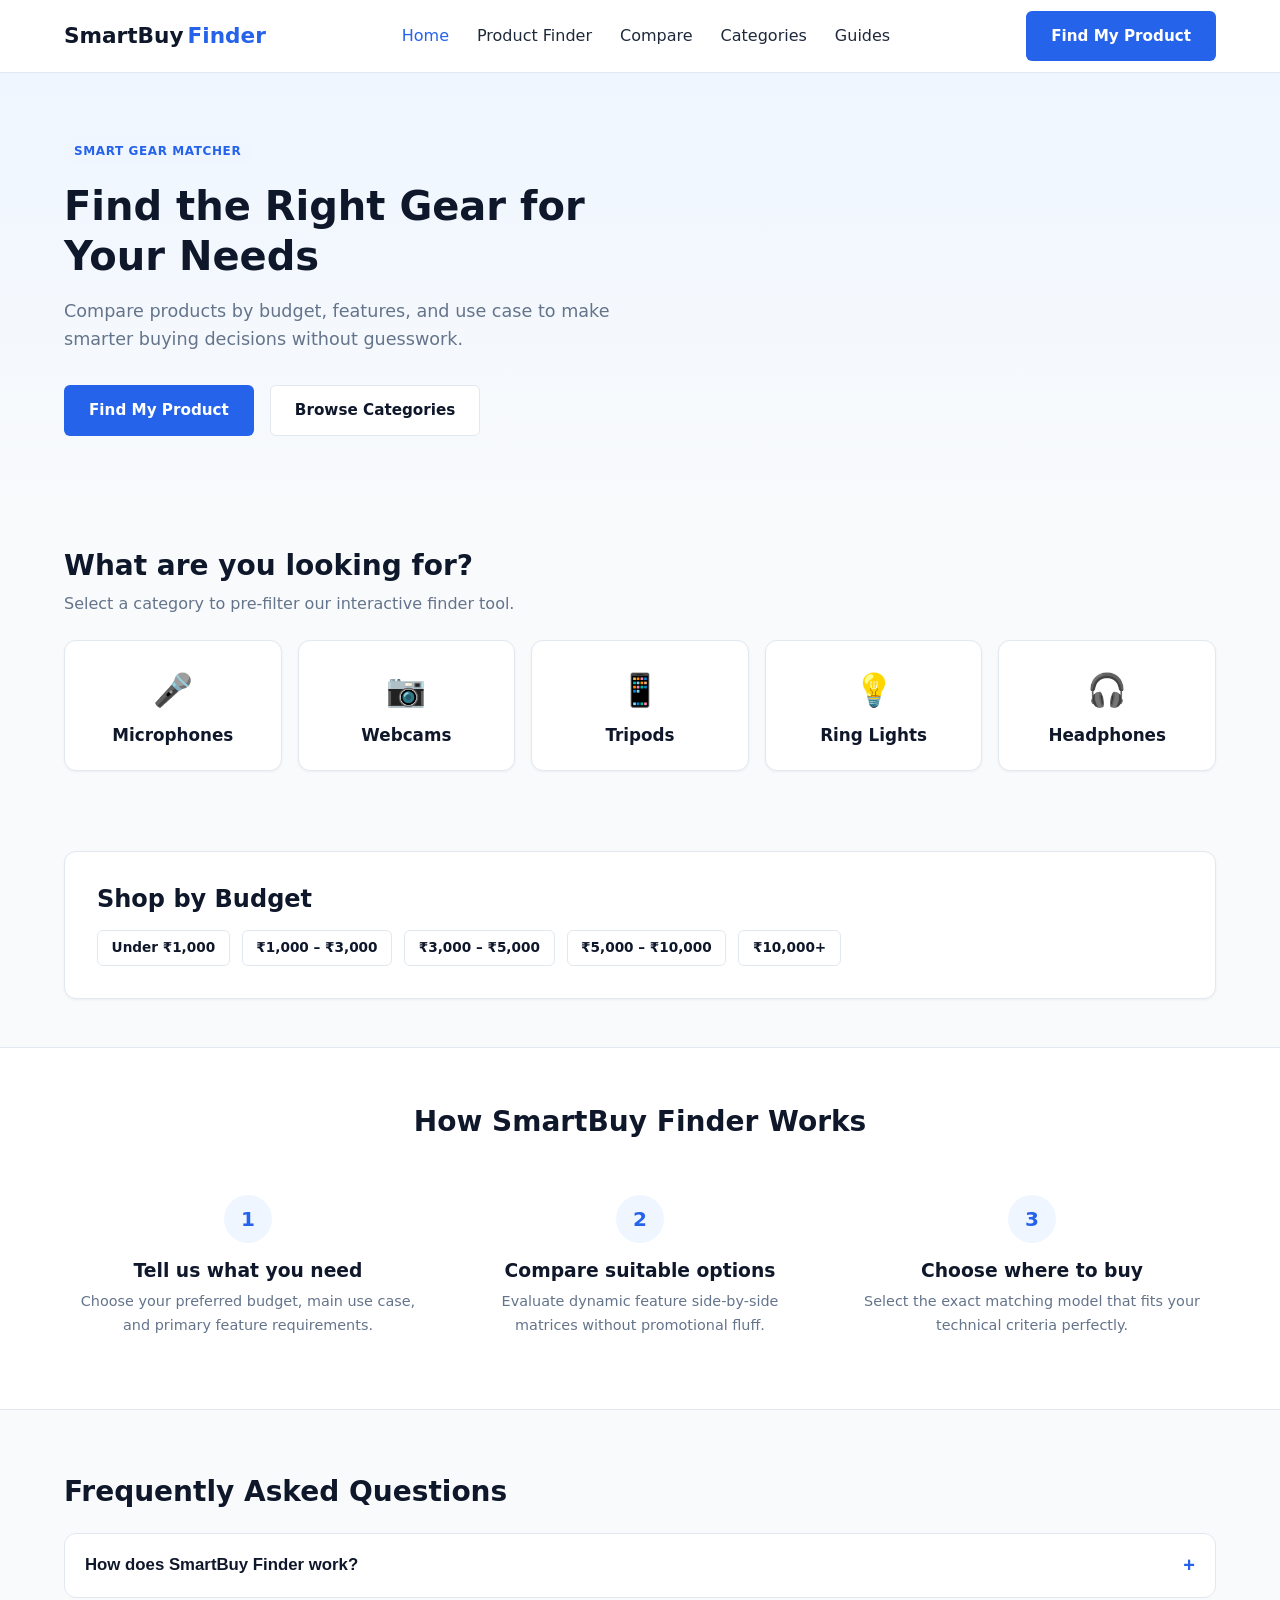
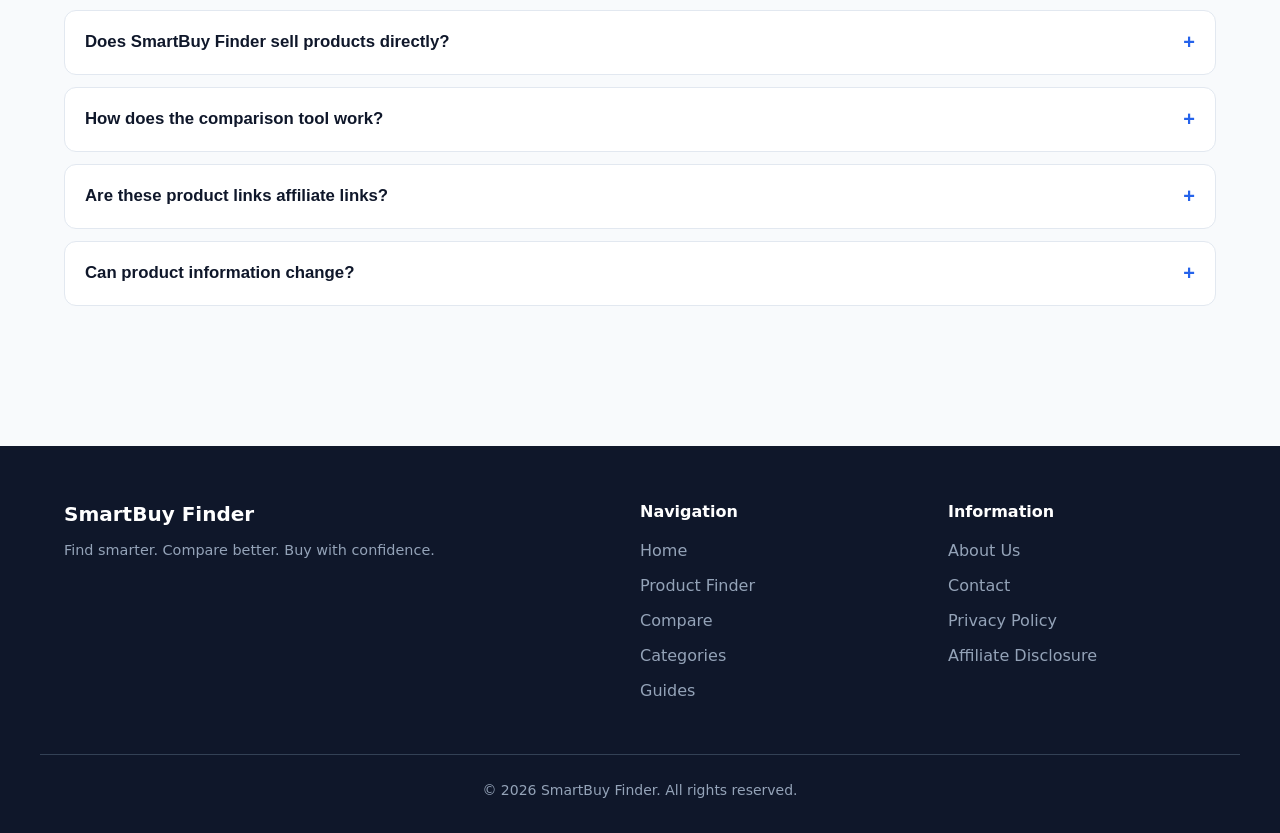
<file: index.html>
<!DOCTYPE html>
<html lang="en">
<head>
  <meta charset="UTF-8">
  <meta name="viewport" content="width=device-width, initial-scale=1.0">
  <title>SmartBuy Finder | Find & Compare Products</title>
  <meta name="description" content="Discover and compare creator gear by budget, features, and use case to make smarter buying decisions.">
  <link rel="canonical" href="https://YOUR-DOMAIN.com/">
  
  <meta property="og:title" content="SmartBuy Finder | Find & Compare Products">
  <meta property="og:description" content="Discover and compare creator gear by budget, features, and use case.">
  <meta property="og:type" content="website">
  <meta property="og:url" content="https://YOUR-DOMAIN.com/">

  <link rel="stylesheet" href="css/style.css">
</head>
<body>
  <header class="site-header">
    <div class="container header-inner">
      <a href="index.html" class="brand-logo">SmartBuy <span>Finder</span></a>
      <button class="mobile-toggle" aria-label="Toggle Navigation" aria-expanded="false">☰</button>
      <nav>
        <ul class="nav-menu">
          <li><a href="index.html" class="nav-link active">Home</a></li>
          <li><a href="product-finder.html" class="nav-link">Product Finder</a></li>
          <li><a href="compare.html" class="nav-link">Compare</a></li>
          <li><a href="categories.html" class="nav-link">Categories</a></li>
          <li><a href="guides.html" class="nav-link">Guides</a></li>
        </ul>
      </nav>
      <a href="product-finder.html" class="btn btn-primary header-cta">Find My Product</a>
    </div>
  </header>

  <main>
    <!-- HERO SECTION -->
    <section style="padding: 4rem 0; background: linear-gradient(180deg, #eff6ff 0%, var(--background) 100%);">
      <div class="container hero-flex" style="display:flex; align-items:center; justify-content:space-between; gap:2rem;">
        <div style="max-width: 600px;">
          <span class="badge badge-match" style="margin-bottom: 1rem;">Smart Gear Matcher</span>
          <h1 style="font-size: 2.5rem; margin-bottom: 1rem;">Find the Right Gear for Your Needs</h1>
          <p style="font-size: 1.1rem; color: var(--text-muted); margin-bottom: 2rem;">Compare products by budget, features, and use case to make smarter buying decisions without guesswork.</p>
          <div style="display:flex; gap:1rem; flex-wrap:wrap;">
            <a href="product-finder.html" class="btn btn-primary">Find My Product</a>
            <a href="categories.html" class="btn btn-secondary">Browse Categories</a>
          </div>
        </div>
      </div>
    </section>

    <!-- PRODUCT FINDER PREVIEW -->
    <section class="container" style="padding: 3rem 1.5rem;">
      <h2 style="font-size: 1.75rem; margin-bottom: 0.5rem;">What are you looking for?</h2>
      <p style="color: var(--text-muted); margin-bottom: 1.5rem;">Select a category to pre-filter our interactive finder tool.</p>

      <div class="grid-5">
        <a href="product-finder.html?category=microphones" class="card" style="text-decoration:none; text-align:center;">
          <div style="font-size: 2rem; margin-bottom: 0.5rem;">🎤</div>
          <h3 style="font-size: 1.05rem;">Microphones</h3>
        </a>
        <a href="product-finder.html?category=webcams" class="card" style="text-decoration:none; text-align:center;">
          <div style="font-size: 2rem; margin-bottom: 0.5rem;">📷</div>
          <h3 style="font-size: 1.05rem;">Webcams</h3>
        </a>
        <a href="product-finder.html?category=tripods" class="card" style="text-decoration:none; text-align:center;">
          <div style="font-size: 2rem; margin-bottom: 0.5rem;">📱</div>
          <h3 style="font-size: 1.05rem;">Tripods</h3>
        </a>
        <a href="product-finder.html?category=ring-lights" class="card" style="text-decoration:none; text-align:center;">
          <div style="font-size: 2rem; margin-bottom: 0.5rem;">💡</div>
          <h3 style="font-size: 1.05rem;">Ring Lights</h3>
        </a>
        <a href="product-finder.html?category=headphones" class="card" style="text-decoration:none; text-align:center;">
          <div style="font-size: 2rem; margin-bottom: 0.5rem;">🎧</div>
          <h3 style="font-size: 1.05rem;">Headphones</h3>
        </a>
      </div>
    </section>

    <!-- SHOP BY BUDGET -->
    <section class="container" style="padding: 2rem 1.5rem 3rem;">
      <div class="card" style="background: var(--surface); padding: 2rem;">
        <h2 style="font-size: 1.5rem; margin-bottom: 1rem;">Shop by Budget</h2>
        <div style="display:flex; gap:0.75rem; flex-wrap:wrap;">
          <a href="product-finder.html" class="btn btn-secondary btn-sm">Under ₹1,000</a>
          <a href="product-finder.html" class="btn btn-secondary btn-sm">₹1,000 – ₹3,000</a>
          <a href="product-finder.html" class="btn btn-secondary btn-sm">₹3,000 – ₹5,000</a>
          <a href="product-finder.html" class="btn btn-secondary btn-sm">₹5,000 – ₹10,000</a>
          <a href="product-finder.html" class="btn btn-secondary btn-sm">₹10,000+</a>
        </div>
      </div>
    </section>

    <!-- HOW IT WORKS -->
    <section style="background: var(--surface); border-top: 1px solid var(--border); border-bottom: 1px solid var(--border); padding: 3.5rem 0;">
      <div class="container">
        <h2 style="text-align:center; font-size: 1.75rem; margin-bottom: 2.5rem;">How SmartBuy Finder Works</h2>
        <div class="grid-3">
          <div style="text-align:center; padding: 1rem;">
            <div style="background:var(--primary-light); color:var(--primary); width:48px; height:48px; border-radius:50%; display:flex; align-items:center; justify-content:center; font-weight:bold; font-size:1.25rem; margin:0 auto 1rem;">1</div>
            <h3>Tell us what you need</h3>
            <p style="color:var(--text-muted); font-size:0.9rem; margin-top:0.5rem;">Choose your preferred budget, main use case, and primary feature requirements.</p>
          </div>
          <div style="text-align:center; padding: 1rem;">
            <div style="background:var(--primary-light); color:var(--primary); width:48px; height:48px; border-radius:50%; display:flex; align-items:center; justify-content:center; font-weight:bold; font-size:1.25rem; margin:0 auto 1rem;">2</div>
            <h3>Compare suitable options</h3>
            <p style="color:var(--text-muted); font-size:0.9rem; margin-top:0.5rem;">Evaluate dynamic feature side-by-side matrices without promotional fluff.</p>
          </div>
          <div style="text-align:center; padding: 1rem;">
            <div style="background:var(--primary-light); color:var(--primary); width:48px; height:48px; border-radius:50%; display:flex; align-items:center; justify-content:center; font-weight:bold; font-size:1.25rem; margin:0 auto 1rem;">3</div>
            <h3>Choose where to buy</h3>
            <p style="color:var(--text-muted); font-size:0.9rem; margin-top:0.5rem;">Select the exact matching model that fits your technical criteria perfectly.</p>
          </div>
        </div>
      </div>
    </section>

    <!-- FAQ SECTION -->
    <section class="container" style="padding: 4rem 1.5rem;">
      <h2 style="font-size: 1.75rem; margin-bottom: 1.5rem;">Frequently Asked Questions</h2>

      <div class="accordion-item">
        <button class="accordion-header">How does SmartBuy Finder work?</button>
        <div class="accordion-body">
          <p>We combine your target budget range, intended usage setup, and essential priorities to match you with suitable equipment options from our verified product database.</p>
        </div>
      </div>

      <div class="accordion-item">
        <button class="accordion-header">Does SmartBuy Finder sell products directly?</button>
        <div class="accordion-body">
          <p>No. We are a product discovery platform. We help you choose the right product and link you directly to trusted retail merchant pages.</p>
        </div>
      </div>

      <div class="accordion-item">
        <button class="accordion-header">How does the comparison tool work?</button>
        <div class="accordion-body">
          <p>Our side-by-side tool lays out pros, cons, key features, and hardware parameters so you can weigh trade-offs before purchasing.</p>
        </div>
      </div>

      <div class="accordion-item">
        <button class="accordion-header">Are these product links affiliate links?</button>
        <div class="accordion-body">
          <p>In Stage 1 development, all retailer URLs are demo placeholders. In production, outbound links may earn us a small referral commission at no additional cost to you.</p>
        </div>
      </div>

      <div class="accordion-item">
        <button class="accordion-header">Can product information change?</button>
        <div class="accordion-body">
          <p>Yes. Pricing, specification updates, and availability can be changed at any time by third-party retailers.</p>
        </div>
      </div>
    </section>
  </main>

  <footer class="site-footer">
    <div class="container footer-grid">
      <div class="footer-brand">
        <h3>SmartBuy Finder</h3>
        <p style="font-size:0.9rem;">Find smarter. Compare better. Buy with confidence.</p>
      </div>
      <div class="footer-col">
        <h4>Navigation</h4>
        <ul>
          <li><a href="index.html">Home</a></li>
          <li><a href="product-finder.html">Product Finder</a></li>
          <li><a href="compare.html">Compare</a></li>
          <li><a href="categories.html">Categories</a></li>
          <li><a href="guides.html">Guides</a></li>
        </ul>
      </div>
      <div class="footer-col">
        <h4>Information</h4>
        <ul>
          <li><a href="#">About Us</a></li>
          <li><a href="#">Contact</a></li>
          <li><a href="#">Privacy Policy</a></li>
          <li><a href="#">Affiliate Disclosure</a></li>
        </ul>
      </div>
    </div>
    <div class="container footer-bottom">
      <p>&copy; 2026 SmartBuy Finder. All rights reserved.</p>
    </div>
  </footer>

  <script src="js/products.js"></script>
  <script src="js/app.js"></script>
</body>
            </html>
</file>
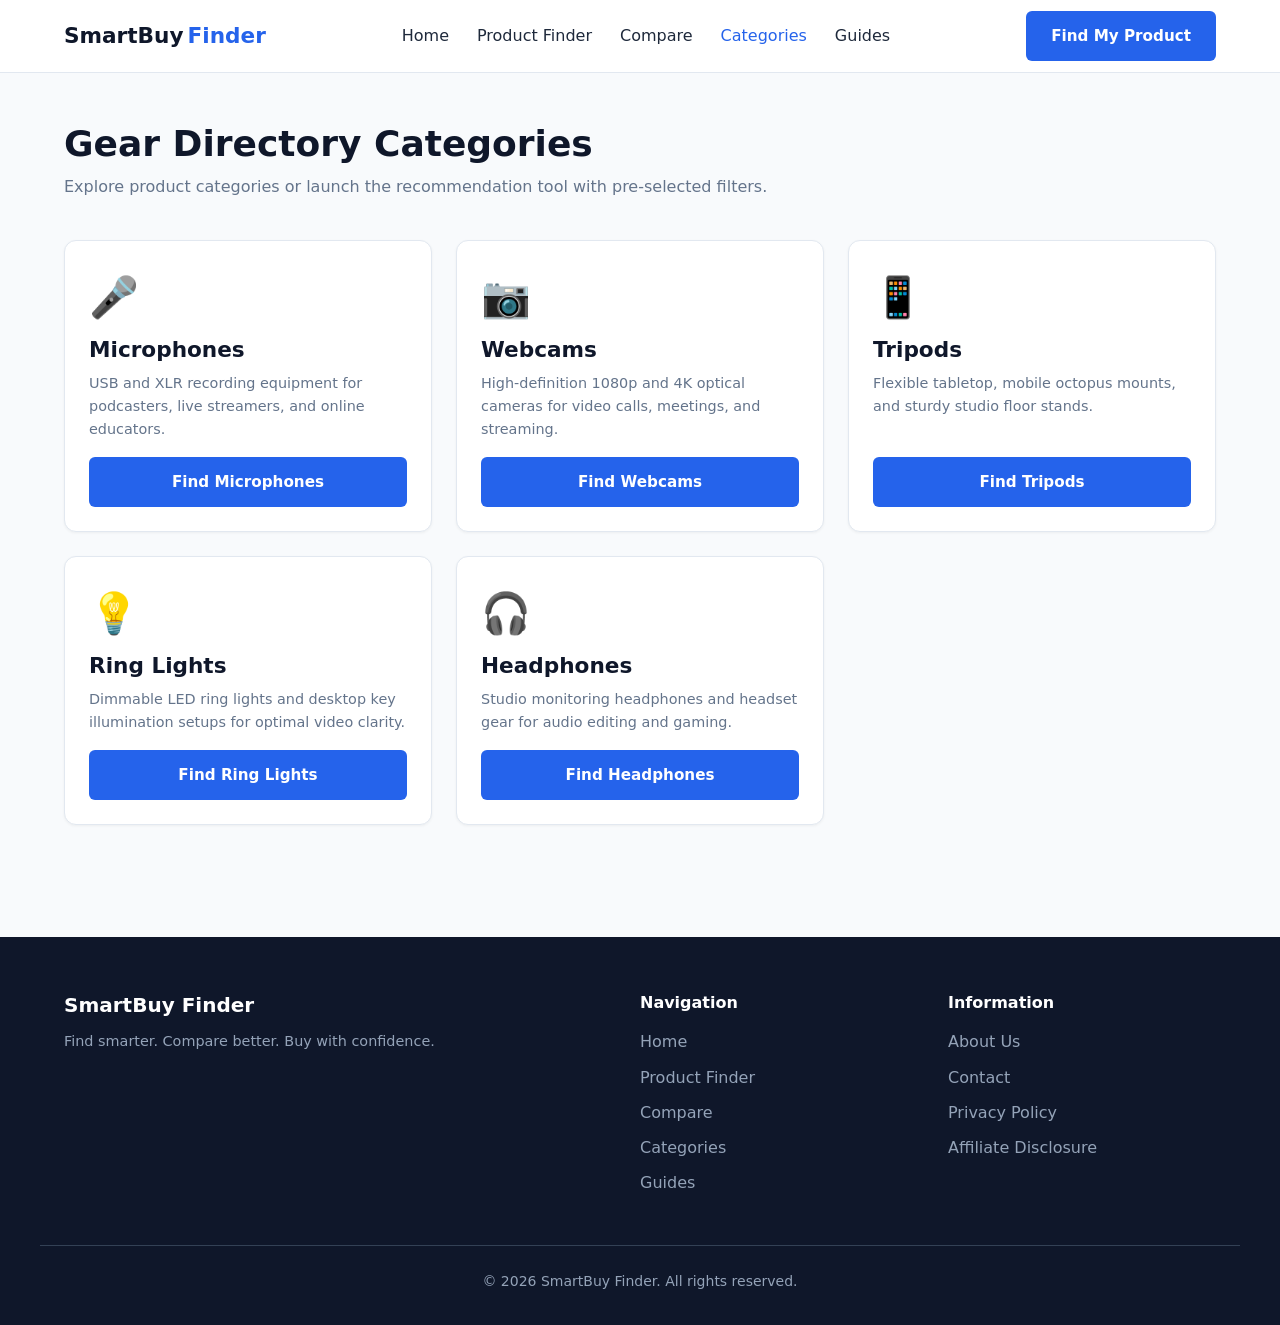
<file: categories.html>
<!DOCTYPE html>
<html lang="en">
<head>
  <meta charset="UTF-8">
  <meta name="viewport" content="width=device-width, initial-scale=1.0">
  <title>Product Categories | SmartBuy Finder</title>
  <meta name="description" content="Browse our primary discovery categories for microphones, webcams, tripods, ring lights, and headphones.">
  <link rel="canonical" href="https://YOUR-DOMAIN.com/categories.html">
  
  <meta property="og:title" content="Product Categories | SmartBuy Finder">
  <meta property="og:description" content="Browse product discovery categories.">
  <meta property="og:type" content="website">
  <meta property="og:url" content="https://YOUR-DOMAIN.com/categories.html">

  <link rel="stylesheet" href="css/style.css">
</head>
<body>
  <header class="site-header">
    <div class="container header-inner">
      <a href="index.html" class="brand-logo">SmartBuy <span>Finder</span></a>
      <button class="mobile-toggle" aria-label="Toggle Navigation" aria-expanded="false">☰</button>
      <nav>
        <ul class="nav-menu">
          <li><a href="index.html" class="nav-link">Home</a></li>
          <li><a href="product-finder.html" class="nav-link">Product Finder</a></li>
          <li><a href="compare.html" class="nav-link">Compare</a></li>
          <li><a href="categories.html" class="nav-link active">Categories</a></li>
          <li><a href="guides.html" class="nav-link">Guides</a></li>
        </ul>
      </nav>
      <a href="product-finder.html" class="btn btn-primary header-cta">Find My Product</a>
    </div>
  </header>

  <main class="container" style="padding: 3rem 1.5rem;">
    <h1 style="font-size: 2.25rem; margin-bottom: 0.5rem;">Gear Directory Categories</h1>
    <p style="color: var(--text-muted); margin-bottom: 2.5rem;">Explore product categories or launch the recommendation tool with pre-selected filters.</p>

    <div class="grid-3">
      <div class="card product-card">
        <div>
          <div style="font-size:2.5rem; margin-bottom:0.5rem;">🎤</div>
          <h2 style="font-size:1.35rem; margin-bottom:0.5rem;">Microphones</h2>
          <p class="product-desc">USB and XLR recording equipment for podcasters, live streamers, and online educators.</p>
        </div>
        <a href="product-finder.html?category=microphones" class="btn btn-primary">Find Microphones</a>
      </div>

      <div class="card product-card">
        <div>
          <div style="font-size:2.5rem; margin-bottom:0.5rem;">📷</div>
          <h2 style="font-size:1.35rem; margin-bottom:0.5rem;">Webcams</h2>
          <p class="product-desc">High-definition 1080p and 4K optical cameras for video calls, meetings, and streaming.</p>
        </div>
        <a href="product-finder.html?category=webcams" class="btn btn-primary">Find Webcams</a>
      </div>

      <div class="card product-card">
        <div>
          <div style="font-size:2.5rem; margin-bottom:0.5rem;">📱</div>
          <h2 style="font-size:1.35rem; margin-bottom:0.5rem;">Tripods</h2>
          <p class="product-desc">Flexible tabletop, mobile octopus mounts, and sturdy studio floor stands.</p>
        </div>
        <a href="product-finder.html?category=tripods" class="btn btn-primary">Find Tripods</a>
      </div>

      <div class="card product-card">
        <div>
          <div style="font-size:2.5rem; margin-bottom:0.5rem;">💡</div>
          <h2 style="font-size:1.35rem; margin-bottom:0.5rem;">Ring Lights</h2>
          <p class="product-desc">Dimmable LED ring lights and desktop key illumination setups for optimal video clarity.</p>
        </div>
        <a href="product-finder.html?category=ring-lights" class="btn btn-primary">Find Ring Lights</a>
      </div>

      <div class="card product-card">
        <div>
          <div style="font-size:2.5rem; margin-bottom:0.5rem;">🎧</div>
          <h2 style="font-size:1.35rem; margin-bottom:0.5rem;">Headphones</h2>
          <p class="product-desc">Studio monitoring headphones and headset gear for audio editing and gaming.</p>
        </div>
        <a href="product-finder.html?category=headphones" class="btn btn-primary">Find Headphones</a>
      </div>
    </div>
  </main>

  <footer class="site-footer">
    <div class="container footer-grid">
      <div class="footer-brand">
        <h3>SmartBuy Finder</h3>
        <p style="font-size:0.9rem;">Find smarter. Compare better. Buy with confidence.</p>
      </div>
      <div class="footer-col">
        <h4>Navigation</h4>
        <ul>
          <li><a href="index.html">Home</a></li>
          <li><a href="product-finder.html">Product Finder</a></li>
          <li><a href="compare.html">Compare</a></li>
          <li><a href="categories.html">Categories</a></li>
          <li><a href="guides.html">Guides</a></li>
        </ul>
      </div>
      <div class="footer-col">
        <h4>Information</h4>
        <ul>
          <li><a href="#">About Us</a></li>
          <li><a href="#">Contact</a></li>
          <li><a href="#">Privacy Policy</a></li>
          <li><a href="#">Affiliate Disclosure</a></li>
        </ul>
      </div>
    </div>
    <div class="container footer-bottom">
      <p>&copy; 2026 SmartBuy Finder. All rights reserved.</p>
    </div>
  </footer>

  <script src="js/products.js"></script>
  <script src="js/app.js"></script>
</body>
</html>
</file>
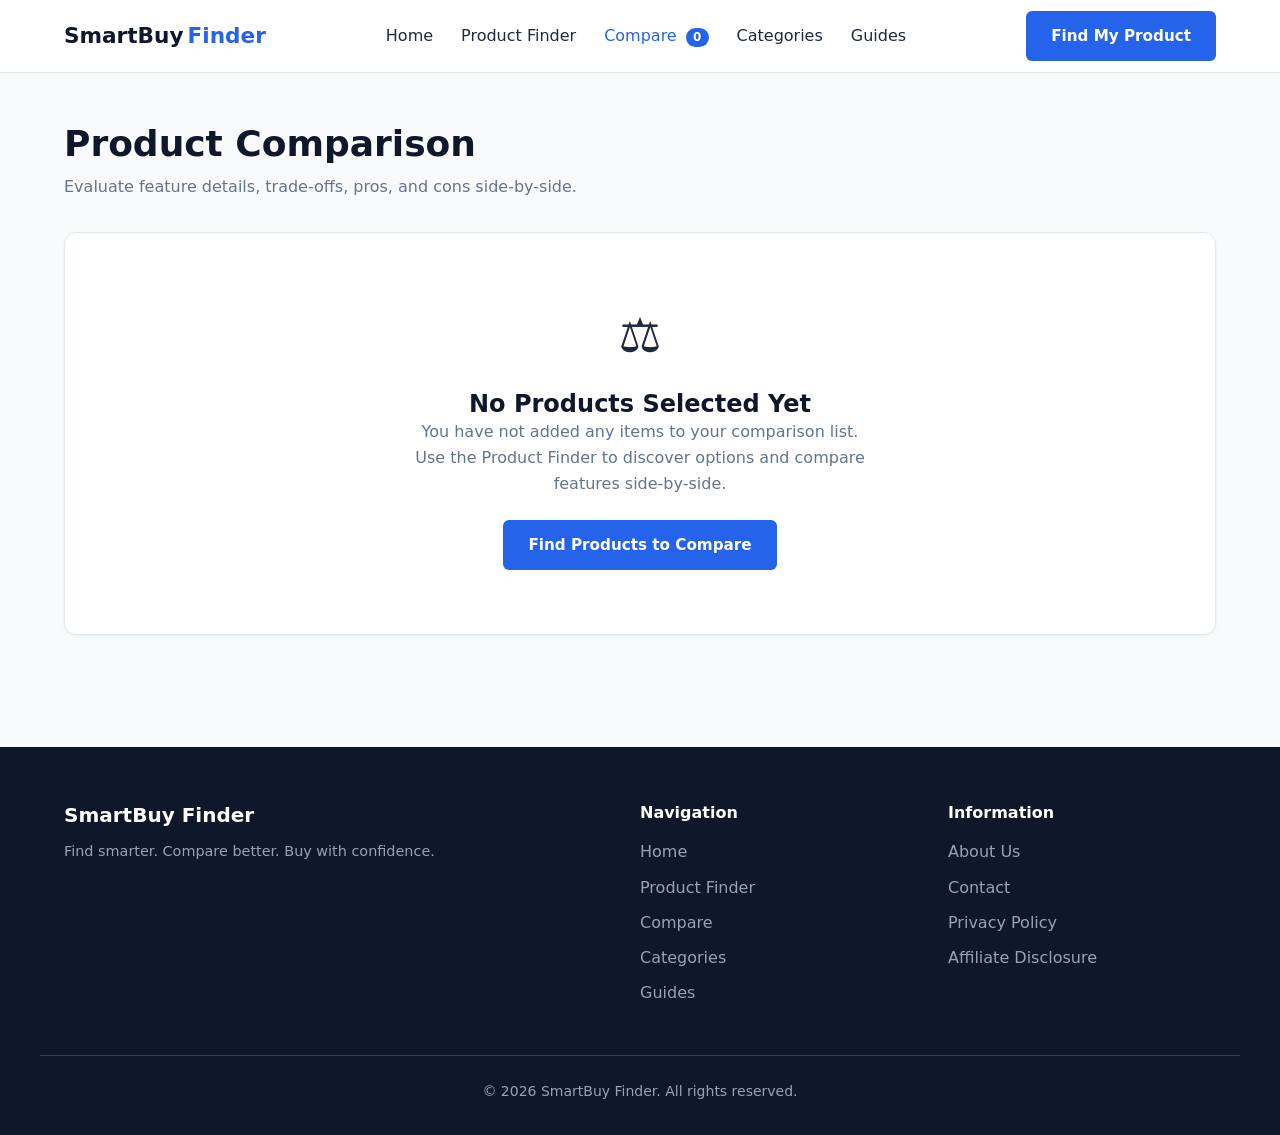
<file: compare.html>
<!DOCTYPE html>
<html lang="en">
<head>
  <meta charset="UTF-8">
  <meta name="viewport" content="width=device-width, initial-scale=1.0">
  <title>Compare Products | SmartBuy Finder</title>
  <meta name="description" content="Side-by-side comparison matrix evaluating pros, cons, specs, and feature trade-offs.">
  <link rel="canonical" href="https://YOUR-DOMAIN.com/compare.html">
  
  <meta property="og:title" content="Compare Products | SmartBuy Finder">
  <meta property="og:description" content="Side-by-side product comparison table.">
  <meta property="og:type" content="website">
  <meta property="og:url" content="https://YOUR-DOMAIN.com/compare.html">

  <link rel="stylesheet" href="css/style.css">
</head>
<body>
  <header class="site-header">
    <div class="container header-inner">
      <a href="index.html" class="brand-logo">SmartBuy <span>Finder</span></a>
      <button class="mobile-toggle" aria-label="Toggle Navigation" aria-expanded="false">☰</button>
      <nav>
        <ul class="nav-menu">
          <li><a href="index.html" class="nav-link">Home</a></li>
          <li><a href="product-finder.html" class="nav-link">Product Finder</a></li>
          <li><a href="compare.html" class="nav-link active">Compare <span id="nav-compare-badge" class="nav-badge">0</span></a></li>
          <li><a href="categories.html" class="nav-link">Categories</a></li>
          <li><a href="guides.html" class="nav-link">Guides</a></li>
        </ul>
      </nav>
      <a href="product-finder.html" class="btn btn-primary header-cta">Find My Product</a>
    </div>
  </header>

  <main class="container" style="padding: 3rem 1.5rem;">
    <h1 style="font-size: 2.25rem; margin-bottom: 0.5rem;">Product Comparison</h1>
    <p style="color: var(--text-muted); margin-bottom: 2rem;">Evaluate feature details, trade-offs, pros, and cons side-by-side.</p>

    <!-- DYNAMIC COMPARISON CONTAINER -->
    <div id="compare-page-container"></div>
  </main>

  <footer class="site-footer">
    <div class="container footer-grid">
      <div class="footer-brand">
        <h3>SmartBuy Finder</h3>
        <p style="font-size:0.9rem;">Find smarter. Compare better. Buy with confidence.</p>
      </div>
      <div class="footer-col">
        <h4>Navigation</h4>
        <ul>
          <li><a href="index.html">Home</a></li>
          <li><a href="product-finder.html">Product Finder</a></li>
          <li><a href="compare.html">Compare</a></li>
          <li><a href="categories.html">Categories</a></li>
          <li><a href="guides.html">Guides</a></li>
        </ul>
      </div>
      <div class="footer-col">
        <h4>Information</h4>
        <ul>
          <li><a href="#">About Us</a></li>
          <li><a href="#">Contact</a></li>
          <li><a href="#">Privacy Policy</a></li>
          <li><a href="#">Affiliate Disclosure</a></li>
        </ul>
      </div>
    </div>
    <div class="container footer-bottom">
      <p>&copy; 2026 SmartBuy Finder. All rights reserved.</p>
    </div>
  </footer>

  <script src="js/products.js"></script>
  <script src="js/filters.js"></script>
  <script src="js/app.js"></script>
</body>
</html>
</file>
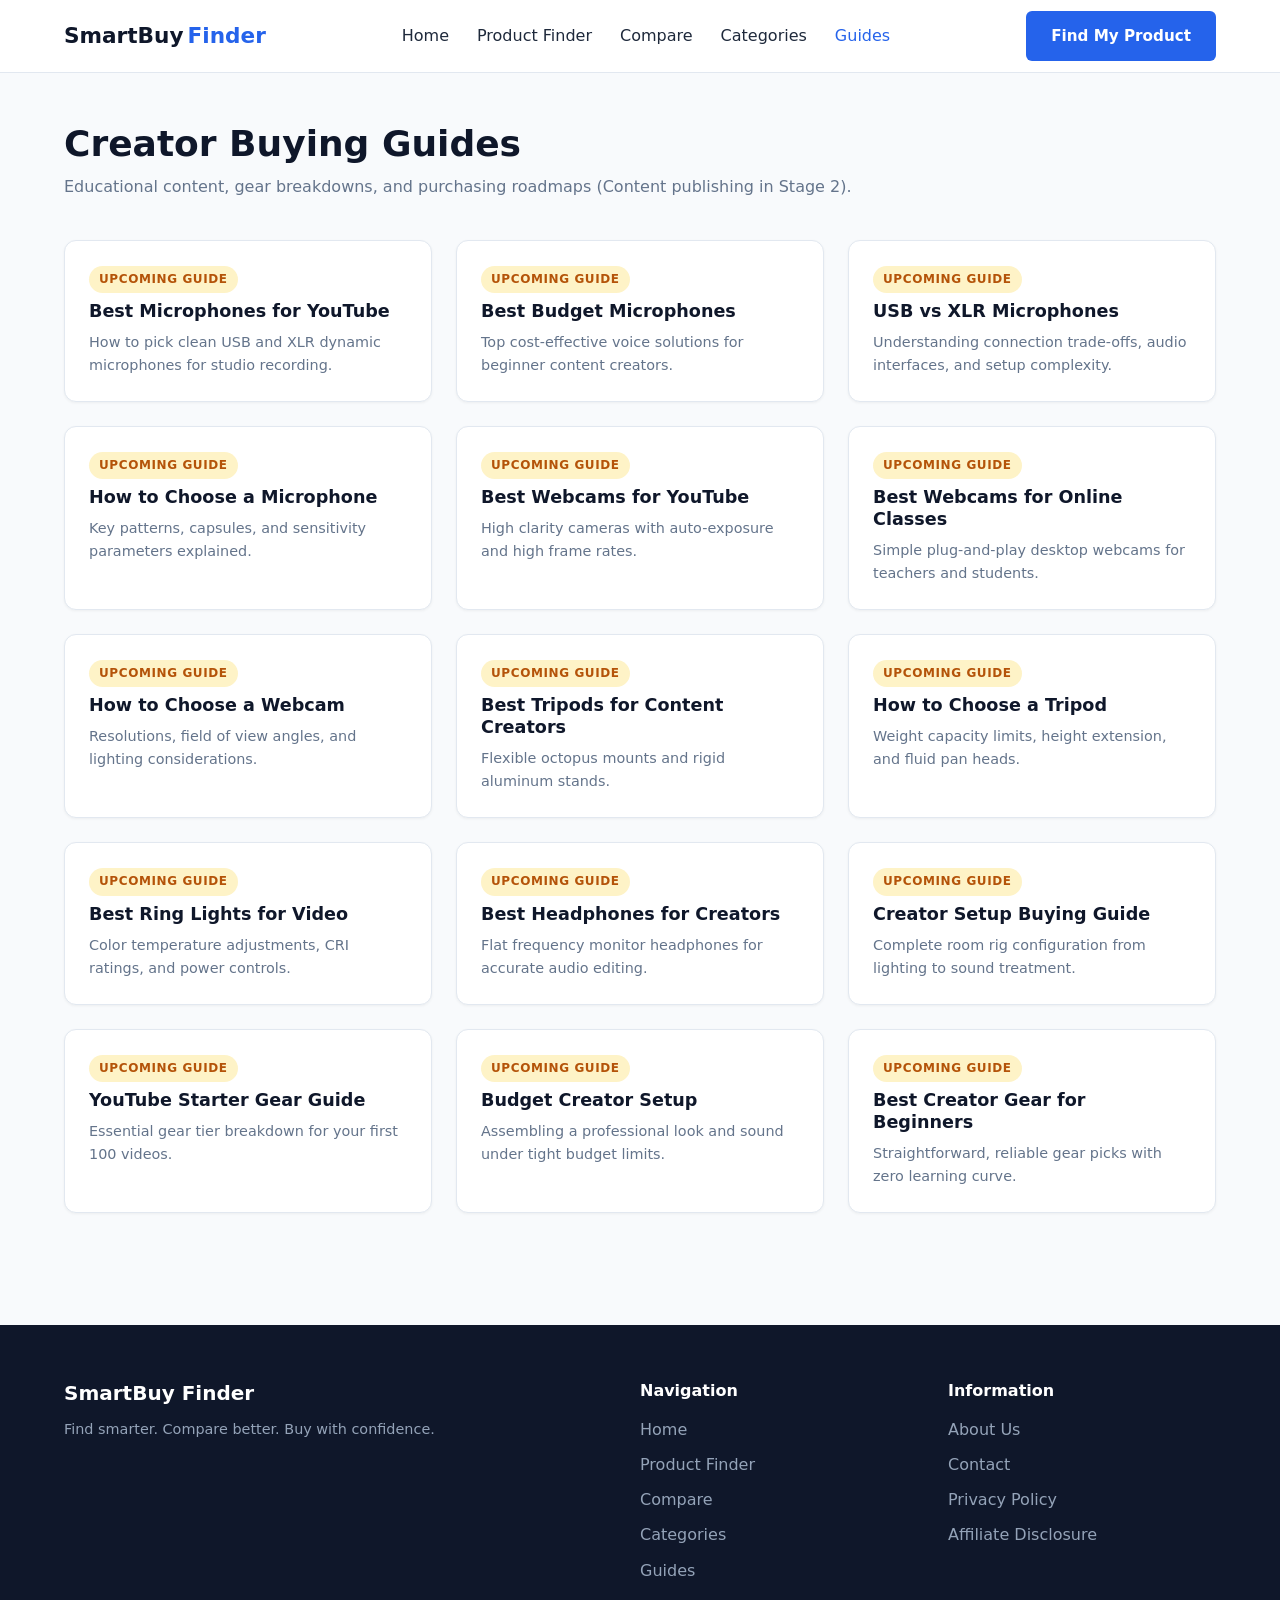
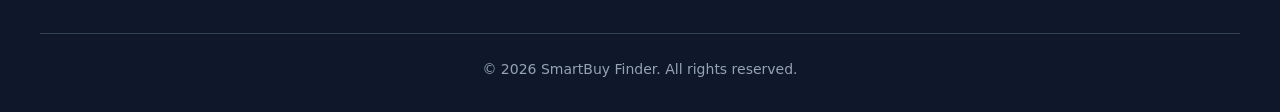
<file: guides.html>
<!DOCTYPE html>
<html lang="en">
<head>
  <meta charset="UTF-8">
  <meta name="viewport" content="width=device-width, initial-scale=1.0">
  <title>Buying Guides | SmartBuy Finder</title>
  <meta name="description" content="Browse upcoming buying guides, equipment tutorials, and setup recommendations for creators.">
  <link rel="canonical" href="https://YOUR-DOMAIN.com/guides.html">
  
  <meta property="og:title" content="Buying Guides | SmartBuy Finder">
  <meta property="og:description" content="Browse upcoming creator buying guides.">
  <meta property="og:type" content="website">
  <meta property="og:url" content="https://YOUR-DOMAIN.com/guides.html">

  <link rel="stylesheet" href="css/style.css">
</head>
<body>
  <header class="site-header">
    <div class="container header-inner">
      <a href="index.html" class="brand-logo">SmartBuy <span>Finder</span></a>
      <button class="mobile-toggle" aria-label="Toggle Navigation" aria-expanded="false">☰</button>
      <nav>
        <ul class="nav-menu">
          <li><a href="index.html" class="nav-link">Home</a></li>
          <li><a href="product-finder.html" class="nav-link">Product Finder</a></li>
          <li><a href="compare.html" class="nav-link">Compare</a></li>
          <li><a href="categories.html" class="nav-link">Categories</a></li>
          <li><a href="guides.html" class="nav-link active">Guides</a></li>
        </ul>
      </nav>
      <a href="product-finder.html" class="btn btn-primary header-cta">Find My Product</a>
    </div>
  </header>

  <main class="container" style="padding: 3rem 1.5rem;">
    <h1 style="font-size: 2.25rem; margin-bottom: 0.5rem;">Creator Buying Guides</h1>
    <p style="color: var(--text-muted); margin-bottom: 2.5rem;">Educational content, gear breakdowns, and purchasing roadmaps (Content publishing in Stage 2).</p>

    <div class="grid-3">
      <div class="card">
        <span class="badge badge-demo" style="margin-bottom:0.5rem;">Upcoming Guide</span>
        <h3 style="font-size:1.1rem; margin-bottom:0.5rem;">Best Microphones for YouTube</h3>
        <p style="font-size:0.9rem; color:var(--text-muted);">How to pick clean USB and XLR dynamic microphones for studio recording.</p>
      </div>
      <div class="card">
        <span class="badge badge-demo" style="margin-bottom:0.5rem;">Upcoming Guide</span>
        <h3 style="font-size:1.1rem; margin-bottom:0.5rem;">Best Budget Microphones</h3>
        <p style="font-size:0.9rem; color:var(--text-muted);">Top cost-effective voice solutions for beginner content creators.</p>
      </div>
      <div class="card">
        <span class="badge badge-demo" style="margin-bottom:0.5rem;">Upcoming Guide</span>
        <h3 style="font-size:1.1rem; margin-bottom:0.5rem;">USB vs XLR Microphones</h3>
        <p style="font-size:0.9rem; color:var(--text-muted);">Understanding connection trade-offs, audio interfaces, and setup complexity.</p>
      </div>
      <div class="card">
        <span class="badge badge-demo" style="margin-bottom:0.5rem;">Upcoming Guide</span>
        <h3 style="font-size:1.1rem; margin-bottom:0.5rem;">How to Choose a Microphone</h3>
        <p style="font-size:0.9rem; color:var(--text-muted);">Key patterns, capsules, and sensitivity parameters explained.</p>
      </div>
      <div class="card">
        <span class="badge badge-demo" style="margin-bottom:0.5rem;">Upcoming Guide</span>
        <h3 style="font-size:1.1rem; margin-bottom:0.5rem;">Best Webcams for YouTube</h3>
        <p style="font-size:0.9rem; color:var(--text-muted);">High clarity cameras with auto-exposure and high frame rates.</p>
      </div>
      <div class="card">
        <span class="badge badge-demo" style="margin-bottom:0.5rem;">Upcoming Guide</span>
        <h3 style="font-size:1.1rem; margin-bottom:0.5rem;">Best Webcams for Online Classes</h3>
        <p style="font-size:0.9rem; color:var(--text-muted);">Simple plug-and-play desktop webcams for teachers and students.</p>
      </div>
      <div class="card">
        <span class="badge badge-demo" style="margin-bottom:0.5rem;">Upcoming Guide</span>
        <h3 style="font-size:1.1rem; margin-bottom:0.5rem;">How to Choose a Webcam</h3>
        <p style="font-size:0.9rem; color:var(--text-muted);">Resolutions, field of view angles, and lighting considerations.</p>
      </div>
      <div class="card">
        <span class="badge badge-demo" style="margin-bottom:0.5rem;">Upcoming Guide</span>
        <h3 style="font-size:1.1rem; margin-bottom:0.5rem;">Best Tripods for Content Creators</h3>
        <p style="font-size:0.9rem; color:var(--text-muted);">Flexible octopus mounts and rigid aluminum stands.</p>
      </div>
      <div class="card">
        <span class="badge badge-demo" style="margin-bottom:0.5rem;">Upcoming Guide</span>
        <h3 style="font-size:1.1rem; margin-bottom:0.5rem;">How to Choose a Tripod</h3>
        <p style="font-size:0.9rem; color:var(--text-muted);">Weight capacity limits, height extension, and fluid pan heads.</p>
      </div>
      <div class="card">
        <span class="badge badge-demo" style="margin-bottom:0.5rem;">Upcoming Guide</span>
        <h3 style="font-size:1.1rem; margin-bottom:0.5rem;">Best Ring Lights for Video</h3>
        <p style="font-size:0.9rem; color:var(--text-muted);">Color temperature adjustments, CRI ratings, and power controls.</p>
      </div>
      <div class="card">
        <span class="badge badge-demo" style="margin-bottom:0.5rem;">Upcoming Guide</span>
        <h3 style="font-size:1.1rem; margin-bottom:0.5rem;">Best Headphones for Creators</h3>
        <p style="font-size:0.9rem; color:var(--text-muted);">Flat frequency monitor headphones for accurate audio editing.</p>
      </div>
      <div class="card">
        <span class="badge badge-demo" style="margin-bottom:0.5rem;">Upcoming Guide</span>
        <h3 style="font-size:1.1rem; margin-bottom:0.5rem;">Creator Setup Buying Guide</h3>
        <p style="font-size:0.9rem; color:var(--text-muted);">Complete room rig configuration from lighting to sound treatment.</p>
      </div>
      <div class="card">
        <span class="badge badge-demo" style="margin-bottom:0.5rem;">Upcoming Guide</span>
        <h3 style="font-size:1.1rem; margin-bottom:0.5rem;">YouTube Starter Gear Guide</h3>
        <p style="font-size:0.9rem; color:var(--text-muted);">Essential gear tier breakdown for your first 100 videos.</p>
      </div>
      <div class="card">
        <span class="badge badge-demo" style="margin-bottom:0.5rem;">Upcoming Guide</span>
        <h3 style="font-size:1.1rem; margin-bottom:0.5rem;">Budget Creator Setup</h3>
        <p style="font-size:0.9rem; color:var(--text-muted);">Assembling a professional look and sound under tight budget limits.</p>
      </div>
      <div class="card">
        <span class="badge badge-demo" style="margin-bottom:0.5rem;">Upcoming Guide</span>
        <h3 style="font-size:1.1rem; margin-bottom:0.5rem;">Best Creator Gear for Beginners</h3>
        <p style="font-size:0.9rem; color:var(--text-muted);">Straightforward, reliable gear picks with zero learning curve.</p>
      </div>
    </div>
  </main>

  <footer class="site-footer">
    <div class="container footer-grid">
      <div class="footer-brand">
        <h3>SmartBuy Finder</h3>
        <p style="font-size:0.9rem;">Find smarter. Compare better. Buy with confidence.</p>
      </div>
      <div class="footer-col">
        <h4>Navigation</h4>
        <ul>
          <li><a href="index.html">Home</a></li>
          <li><a href="product-finder.html">Product Finder</a></li>
          <li><a href="compare.html">Compare</a></li>
          <li><a href="categories.html">Categories</a></li>
          <li><a href="guides.html">Guides</a></li>
        </ul>
      </div>
      <div class="footer-col">
        <h4>Information</h4>
        <ul>
          <li><a href="#">About Us</a></li>
          <li><a href="#">Contact</a></li>
          <li><a href="#">Privacy Policy</a></li>
          <li><a href="#">Affiliate Disclosure</a></li>
        </ul>
      </div>
    </div>
    <div class="container footer-bottom">
      <p>&copy; 2026 SmartBuy Finder. All rights reserved.</p>
    </div>
  </footer>

  <script src="js/products.js"></script>
  <script src="js/app.js"></script>
</body>
</html>
</file>
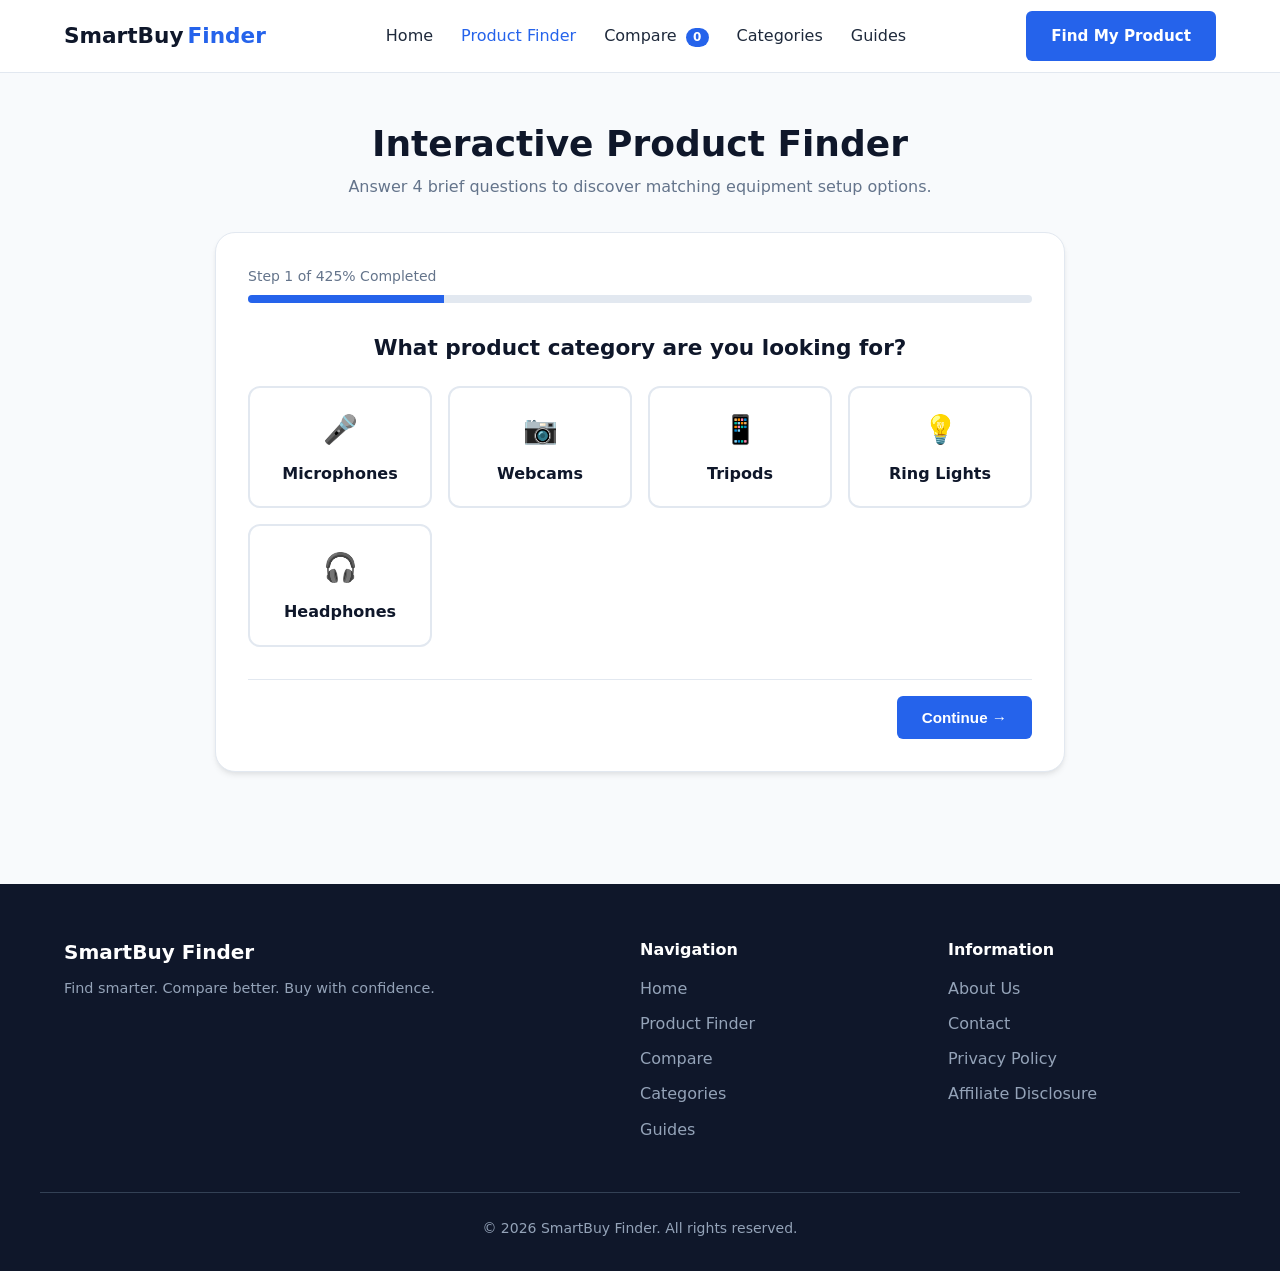
<file: product-finder.html>
<!DOCTYPE html>
<html lang="en">
<head>
  <meta charset="UTF-8">
  <meta name="viewport" content="width=device-width, initial-scale=1.0">
  <title>Product Finder | SmartBuy Finder</title>
  <meta name="description" content="Use our interactive 4-step wizard to find creator gear tailored specifically to your budget and use case.">
  <link rel="canonical" href="https://YOUR-DOMAIN.com/product-finder.html">
  
  <meta property="og:title" content="Product Finder | SmartBuy Finder">
  <meta property="og:description" content="Interactive gear recommendation wizard.">
  <meta property="og:type" content="website">
  <meta property="og:url" content="https://YOUR-DOMAIN.com/product-finder.html">

  <link rel="stylesheet" href="css/style.css">
</head>
<body>
  <header class="site-header">
    <div class="container header-inner">
      <a href="index.html" class="brand-logo">SmartBuy <span>Finder</span></a>
      <button class="mobile-toggle" aria-label="Toggle Navigation" aria-expanded="false">☰</button>
      <nav>
        <ul class="nav-menu">
          <li><a href="index.html" class="nav-link">Home</a></li>
          <li><a href="product-finder.html" class="nav-link active">Product Finder</a></li>
          <li><a href="compare.html" class="nav-link">Compare <span id="nav-compare-badge" class="nav-badge">0</span></a></li>
          <li><a href="categories.html" class="nav-link">Categories</a></li>
          <li><a href="guides.html" class="nav-link">Guides</a></li>
        </ul>
      </nav>
      <a href="product-finder.html" class="btn btn-primary header-cta">Find My Product</a>
    </div>
  </header>

  <main class="container" style="padding: 3rem 1.5rem;">
    <h1 style="text-align:center; font-size: 2.25rem; margin-bottom: 0.5rem;">Interactive Product Finder</h1>
    <p style="text-align:center; color: var(--text-muted); margin-bottom: 2rem;">Answer 4 brief questions to discover matching equipment setup options.</p>

    <!-- DYNAMIC STEP WIZARD & RESULTS CONTAINER -->
    <div id="finder-wizard-container"></div>
  </main>

  <footer class="site-footer">
    <div class="container footer-grid">
      <div class="footer-brand">
        <h3>SmartBuy Finder</h3>
        <p style="font-size:0.9rem;">Find smarter. Compare better. Buy with confidence.</p>
      </div>
      <div class="footer-col">
        <h4>Navigation</h4>
        <ul>
          <li><a href="index.html">Home</a></li>
          <li><a href="product-finder.html">Product Finder</a></li>
          <li><a href="compare.html">Compare</a></li>
          <li><a href="categories.html">Categories</a></li>
          <li><a href="guides.html">Guides</a></li>
        </ul>
      </div>
      <div class="footer-col">
        <h4>Information</h4>
        <ul>
          <li><a href="#">About Us</a></li>
          <li><a href="#">Contact</a></li>
          <li><a href="#">Privacy Policy</a></li>
          <li><a href="#">Affiliate Disclosure</a></li>
        </ul>
      </div>
    </div>
    <div class="container footer-bottom">
      <p>&copy; 2026 SmartBuy Finder. All rights reserved.</p>
    </div>
  </footer>

  <script src="js/products.js"></script>
  <script src="js/filters.js"></script>
  <script src="js/app.js"></script>
</body>
</html>
</file>
<file: css/style.css>
/* --- Root Variables & Theme Tokens --- */
:root {
  --primary: #2563eb;
  --primary-hover: #1d4ed8;
  --primary-light: #eff6ff;
  --secondary: #0f172a;
  --accent: #f59e0b;
  --accent-light: #fef3c7;
  --background: #f8fafc;
  --surface: #ffffff;
  --text-main: #1e293b;
  --text-muted: #64748b;
  --border: #e2e8f0;
  --radius-sm: 6px;
  --radius-md: 12px;
  --radius-lg: 20px;
  --shadow-sm: 0 1px 3px rgba(0, 0, 0, 0.05);
  --shadow-md: 0 4px 6px -1px rgba(0, 0, 0, 0.08), 0 2px 4px -1px rgba(0, 0, 0, 0.04);
  --shadow-lg: 0 10px 15px -3px rgba(0, 0, 0, 0.1), 0 4px 6px -2px rgba(0, 0, 0, 0.05);
  --font: system-ui, -apple-system, BlinkMacSystemFont, "Segoe UI", Roboto, Oxygen, Ubuntu, Cantarell, sans-serif;
  --max-width: 1200px;
}

/* --- Base & Reset --- */
*, *::before, *::after {
  box-sizing: border-box;
  margin: 0;
  padding: 0;
}

html {
  scroll-behavior: smooth;
}

body {
  font-family: var(--font);
  background-color: var(--background);
  color: var(--text-main);
  line-height: 1.6;
  min-height: 100vh;
  display: flex;
  flex-direction: column;
}

a {
  color: var(--primary);
  text-decoration: none;
  transition: color 0.2s ease;
}

a:hover {
  text-decoration: underline;
}

.container {
  width: 100%;
  max-width: var(--max-width);
  margin: 0 auto;
  padding: 0 1.5rem;
}

main {
  flex: 1;
}

/* --- Typography --- */
h1, h2, h3, h4 {
  color: var(--secondary);
  line-height: 1.25;
  font-weight: 700;
}

/* --- Buttons & UI Elements --- */
.btn {
  display: inline-flex;
  align-items: center;
  justify-content: center;
  padding: 0.75rem 1.5rem;
  font-weight: 600;
  font-size: 0.95rem;
  border-radius: var(--radius-sm);
  cursor: pointer;
  transition: all 0.2s ease;
  border: 1px solid transparent;
  text-decoration: none !important;
  gap: 0.5rem;
}

.btn-primary {
  background-color: var(--primary);
  color: #ffffff;
}
.btn-primary:hover {
  background-color: var(--primary-hover);
  transform: translateY(-1px);
}

.btn-secondary {
  background-color: var(--surface);
  color: var(--secondary);
  border-color: var(--border);
}
.btn-secondary:hover {
  background-color: var(--background);
  border-color: #cbd5e1;
}

.btn-outline {
  background-color: transparent;
  color: var(--primary);
  border-color: var(--primary);
}
.btn-outline:hover {
  background-color: var(--primary);
  color: #ffffff;
}

.btn-sm {
  padding: 0.4rem 0.85rem;
  font-size: 0.85rem;
}

.badge {
  display: inline-block;
  padding: 0.25rem 0.625rem;
  font-size: 0.75rem;
  font-weight: 700;
  border-radius: 9999px;
  text-transform: uppercase;
  letter-spacing: 0.05em;
}

.badge-demo {
  background-color: var(--accent-light);
  color: #b45309;
}

.badge-match {
  background-color: var(--primary-light);
  color: var(--primary);
}

.nav-badge {
  background-color: var(--primary);
  color: #ffffff;
  font-size: 0.75rem;
  font-weight: bold;
  padding: 0.15rem 0.45rem;
  border-radius: 9999px;
  margin-left: 0.25rem;
}

/* --- Header & Navigation --- */
.site-header {
  background-color: var(--surface);
  border-bottom: 1px solid var(--border);
  position: sticky;
  top: 0;
  z-index: 100;
}

.header-inner {
  display: flex;
  align-items: center;
  justify-content: space-between;
  height: 72px;
}

.brand-logo {
  font-size: 1.35rem;
  font-weight: 800;
  color: var(--secondary);
  display: flex;
  align-items: center;
  gap: 0.25rem;
}
.brand-logo:hover {
  text-decoration: none;
}
.brand-logo span {
  color: var(--primary);
}

.nav-menu {
  display: flex;
  align-items: center;
  gap: 1.75rem;
  list-style: none;
}

.nav-link {
  color: var(--text-main);
  font-weight: 500;
}
.nav-link:hover, .nav-link.active {
  color: var(--primary);
  text-decoration: none;
}

.mobile-toggle {
  display: none;
  background: none;
  border: 1px solid var(--border);
  border-radius: var(--radius-sm);
  padding: 0.4rem 0.75rem;
  font-size: 1.25rem;
  cursor: pointer;
  color: var(--secondary);
}

/* --- Footer --- */
.site-footer {
  background-color: var(--secondary);
  color: #94a3b8;
  padding: 3.5rem 0 2rem;
  margin-top: 4rem;
}

.footer-grid {
  display: grid;
  grid-template-columns: 2fr repeat(2, 1fr);
  gap: 2.5rem;
  margin-bottom: 2.5rem;
}

.footer-brand h3 {
  color: #ffffff;
  font-size: 1.25rem;
  margin-bottom: 0.75rem;
}

.footer-col h4 {
  color: #ffffff;
  font-size: 1rem;
  margin-bottom: 1rem;
}

.footer-col ul {
  list-style: none;
}

.footer-col li {
  margin-bottom: 0.6rem;
}

.footer-col a {
  color: #94a3b8;
}
.footer-col a:hover {
  color: #ffffff;
}

.footer-bottom {
  border-top: 1px solid #334155;
  padding-top: 1.5rem;
  text-align: center;
  font-size: 0.875rem;
}

/* --- Cards & Grid Layouts --- */
.card {
  background: var(--surface);
  border: 1px solid var(--border);
  border-radius: var(--radius-md);
  padding: 1.5rem;
  box-shadow: var(--shadow-sm);
  transition: transform 0.2s ease, box-shadow 0.2s ease;
}
.card:hover {
  transform: translateY(-3px);
  box-shadow: var(--shadow-md);
}

.grid-2 {
  display: grid;
  grid-template-columns: repeat(2, 1fr);
  gap: 1.5rem;
}

.grid-3 {
  display: grid;
  grid-template-columns: repeat(3, 1fr);
  gap: 1.5rem;
}

.grid-5 {
  display: grid;
  grid-template-columns: repeat(5, 1fr);
  gap: 1rem;
}

/* --- Product Cards --- */
.product-card {
  display: flex;
  flex-direction: column;
  justify-content: space-between;
  height: 100%;
}

.product-card-header {
  display: flex;
  justify-content: space-between;
  align-items: flex-start;
  margin-bottom: 0.75rem;
  gap: 0.5rem;
}

.product-title {
  font-size: 1.15rem;
  font-weight: 700;
  color: var(--secondary);
}

.product-category {
  font-size: 0.8rem;
  text-transform: uppercase;
  letter-spacing: 0.05em;
  color: var(--text-muted);
  margin-bottom: 0.5rem;
  display: block;
}

.product-desc {
  font-size: 0.9rem;
  color: var(--text-muted);
  margin-bottom: 1rem;
}

.product-features {
  list-style: none;
  margin-bottom: 1rem;
  font-size: 0.85rem;
}

.product-features li {
  position: relative;
  padding-left: 1.2rem;
  margin-bottom: 0.3rem;
  color: var(--text-main);
}

.product-features li::before {
  content: "✓";
  position: absolute;
  left: 0;
  color: var(--primary);
  font-weight: bold;
}

.pros-cons-container {
  font-size: 0.85rem;
  margin-bottom: 1rem;
  padding: 0.75rem;
  background: var(--background);
  border-radius: var(--radius-sm);
}

.pros-list, .cons-list {
  list-style: none;
}

.pros-list li {
  color: #16a34a;
  margin-bottom: 0.2rem;
}
.pros-list li::before {
  content: "+ ";
  font-weight: bold;
}

.cons-list li {
  color: #dc2626;
  margin-bottom: 0.2rem;
}
.cons-list li::before {
  content: "- ";
  font-weight: bold;
}

.match-score-tag {
  display: inline-flex;
  align-items: center;
  gap: 0.3rem;
  background: var(--primary-light);
  color: var(--primary);
  font-weight: 700;
  font-size: 0.85rem;
  padding: 0.2rem 0.6rem;
  border-radius: var(--radius-sm);
  margin-bottom: 0.75rem;
}

.match-disclaimer {
  font-size: 0.75rem;
  color: var(--text-muted);
  margin-bottom: 1rem;
  line-height: 1.3;
}

/* --- Multi-step Finder UI --- */
.finder-wizard {
  background: var(--surface);
  border: 1px solid var(--border);
  border-radius: var(--radius-lg);
  padding: 2rem;
  box-shadow: var(--shadow-md);
  max-width: 850px;
  margin: 0 auto;
}

.progress-container {
  margin-bottom: 2rem;
}

.progress-bar-bg {
  width: 100%;
  height: 8px;
  background-color: var(--border);
  border-radius: 9999px;
  overflow: hidden;
  margin-top: 0.5rem;
}

.progress-bar-fill {
  height: 100%;
  background-color: var(--primary);
  width: 25%;
  transition: width 0.3s ease;
}

.step-indicator {
  display: flex;
  justify-content: space-between;
  margin-bottom: 1.5rem;
  position: relative;
}

.step-indicator::before {
  content: "";
  position: absolute;
  top: 50%;
  left: 0;
  right: 0;
  height: 2px;
  background: var(--border);
  z-index: 1;
  transform: translateY(-50%);
}

.step-dot {
  width: 36px;
  height: 36px;
  border-radius: 50%;
  background: var(--surface);
  border: 2px solid var(--border);
  display: flex;
  align-items: center;
  justify-content: center;
  font-weight: 700;
  font-size: 0.9rem;
  position: relative;
  z-index: 2;
  color: var(--text-muted);
}

.step-dot.active {
  border-color: var(--primary);
  background: var(--primary);
  color: #ffffff;
}

.step-dot.completed {
  border-color: var(--primary);
  background: var(--primary-light);
  color: var(--primary);
}

.option-grid {
  display: grid;
  grid-template-columns: repeat(auto-fit, minmax(150px, 1fr));
  gap: 1rem;
  margin: 1.5rem 0;
}

.option-card {
  background: var(--surface);
  border: 2px solid var(--border);
  border-radius: var(--radius-md);
  padding: 1.25rem 1rem;
  text-align: center;
  cursor: pointer;
  transition: all 0.2s ease;
  font-weight: 600;
  color: var(--secondary);
  display: flex;
  flex-direction: column;
  align-items: center;
  gap: 0.5rem;
}

.option-card:hover {
  border-color: #cbd5e1;
  background: var(--background);
}

.option-card.selected {
  border-color: var(--primary);
  background: var(--primary-light);
  color: var(--primary);
  box-shadow: 0 0 0 1px var(--primary);
}

.option-card .icon {
  font-size: 1.75rem;
}

.validation-msg {
  color: #dc2626;
  background-color: #fef2f2;
  border: 1px solid #fecaca;
  padding: 0.6rem 1rem;
  border-radius: var(--radius-sm);
  font-size: 0.875rem;
  margin-top: 1rem;
  display: none;
}

.wizard-actions {
  display: flex;
  justify-content: space-between;
  margin-top: 2rem;
  padding-top: 1rem;
  border-top: 1px solid var(--border);
}

/* --- Comparison Table --- */
.comparison-wrapper {
  overflow-x: auto;
  background: var(--surface);
  border: 1px solid var(--border);
  border-radius: var(--radius-md);
  box-shadow: var(--shadow-sm);
}

.comparison-table {
  width: 100%;
  border-collapse: collapse;
  min-width: 700px;
}

.comparison-table th,
.comparison-table td {
  padding: 1.2rem;
  text-align: left;
  border-bottom: 1px solid var(--border);
  vertical-align: top;
}

.comparison-table th {
  background: var(--background);
  color: var(--secondary);
  font-weight: 700;
  width: 22%;
}

.comparison-table td {
  width: 26%;
}

/* --- Accordions --- */
.accordion-item {
  background: var(--surface);
  border: 1px solid var(--border);
  border-radius: var(--radius-md);
  margin-bottom: 0.75rem;
  overflow: hidden;
}

.accordion-header {
  width: 100%;
  padding: 1.25rem;
  background: none;
  border: none;
  text-align: left;
  font-weight: 600;
  font-size: 1.05rem;
  color: var(--secondary);
  cursor: pointer;
  display: flex;
  justify-content: space-between;
  align-items: center;
}

.accordion-header::after {
  content: "+";
  font-size: 1.25rem;
  color: var(--primary);
}

.accordion-item.active .accordion-header::after {
  content: "−";
}

.accordion-body {
  padding: 0 1.25rem 1.25rem;
  color: var(--text-muted);
  display: none;
}

.accordion-item.active .accordion-body {
  display: block;
}

/* --- Responsive Styles --- */
@media (max-width: 1024px) {
  .grid-5 {
    grid-template-columns: repeat(3, 1fr);
  }
}

@media (max-width: 768px) {
  .mobile-toggle {
    display: block;
  }
  .header-cta {
    display: none;
  }
  .nav-menu {
    position: absolute;
    top: 72px;
    left: 0;
    width: 100%;
    background-color: var(--surface);
    flex-direction: column;
    align-items: stretch;
    padding: 1.5rem;
    border-bottom: 1px solid var(--border);
    box-shadow: var(--shadow-lg);
    display: none;
  }
  .nav-menu.active {
    display: flex;
  }
  .grid-2, .grid-3, .grid-5 {
    grid-template-columns: 1fr;
  }
  .footer-grid {
    grid-template-columns: 1fr;
    gap: 2rem;
  }
  .wizard-actions {
    flex-direction: column;
    gap: 0.75rem;
  }
  .wizard-actions .btn {
    width: 100%;
  }
    }
</file>
